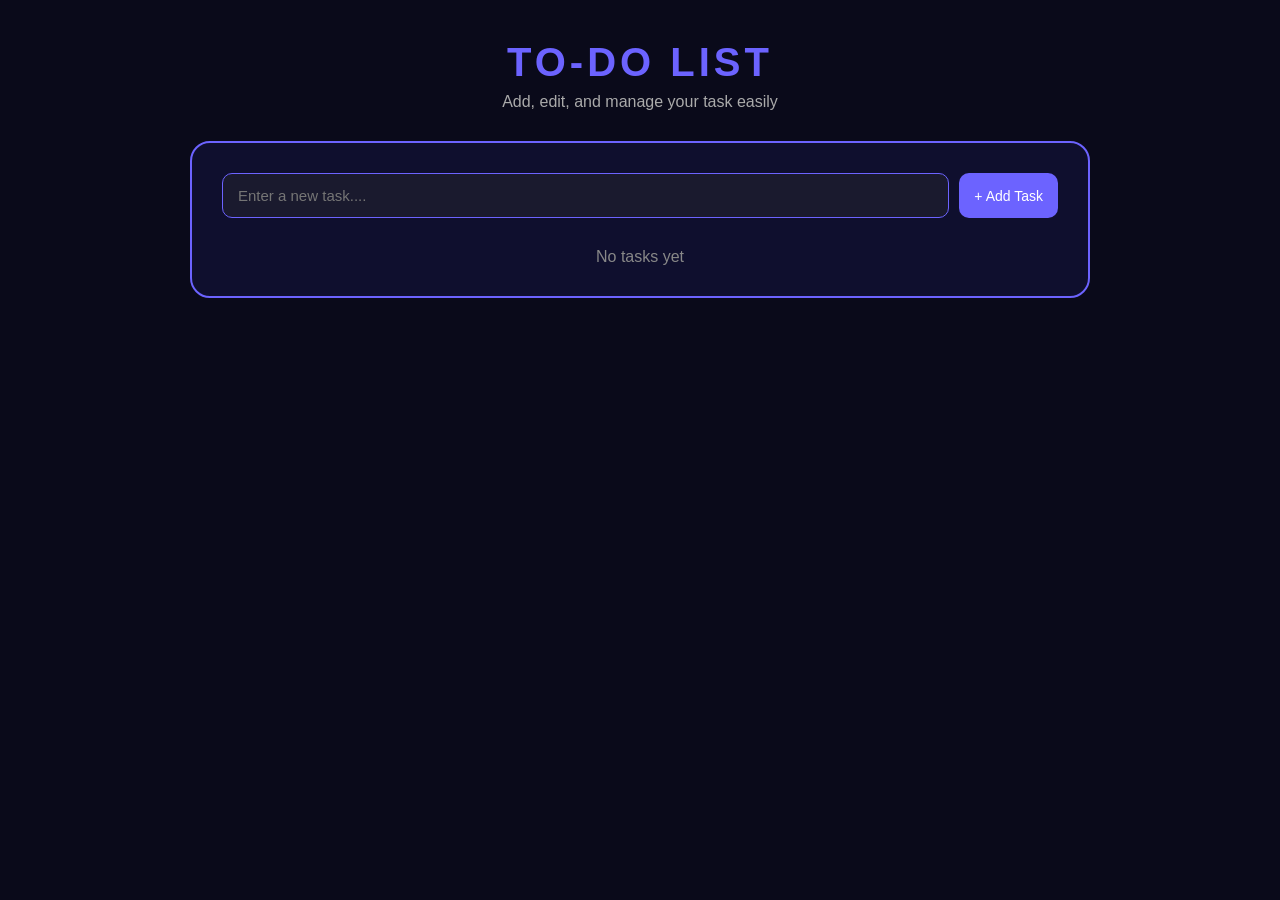
<file: task-1-todo-app/index.html>
<!doctype html>
<html lang="en">
  <head>
    <meta charset="UTF-8" />
    <meta name="viewport" content="width=device-width, initial-scale=1.0" />
    <title>TO-DO List App</title>
    <link rel="stylesheet" href="css/style.css">
  </head>
  <body>
    <header>
      <h1>TO-DO LIST</h1>
      <p>Add, edit, and manage your task easily</p>
    </header>
    <div id="container">
      <form id="task-form">
        <input type="text" name="" id="task-input" required placeholder="Enter a new task...." />
        <button type="submit">+ Add Task</button>
      </form>
      <ul id="task-list"></ul>
    </div>
    <script src="js/script.js"></script>
  </body>
</html>
</file>
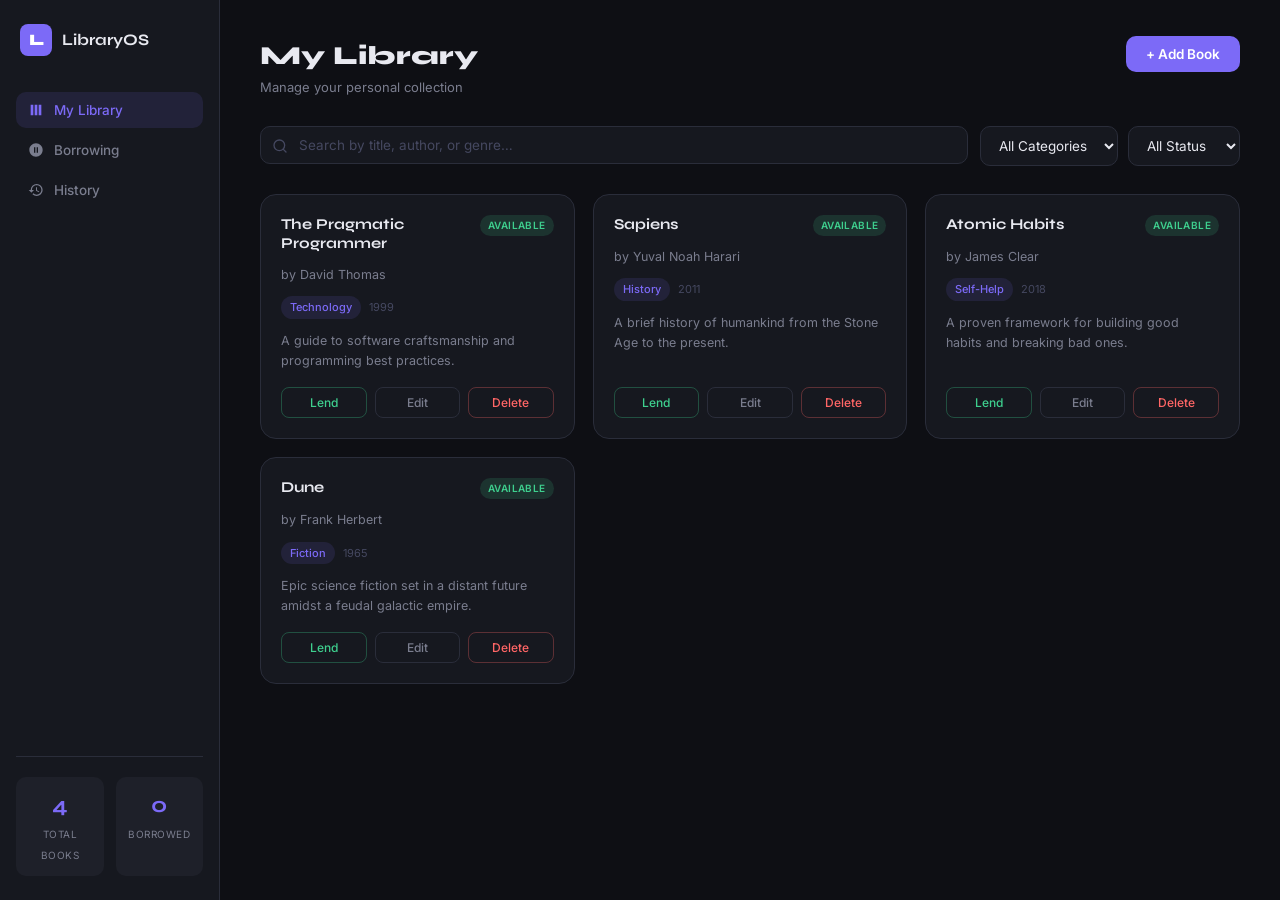
<file: task-3-book-library/index.html>
<!DOCTYPE html>
<html lang="en">
<head>
  <meta charset="UTF-8" />
  <meta name="viewport" content="width=device-width, initial-scale=1.0"/>
  <title>LibraryOS — Personal Book Manager</title>
  <link rel="stylesheet" href="style.css" />
  <link href="https://fonts.googleapis.com/css2?family=Syne:wght@400;600;700;800&family=Inter:wght@300;400;500;600&display=swap" rel="stylesheet"/>
</head>
<body>

  <aside class="sidebar" id="sidebar">
    <div class="sidebar-logo">
      <span class="logo-mark">L</span>
      <span class="logo-text">LibraryOS</span>
    </div>

    <nav class="sidebar-nav">
      <button class="nav-btn active" data-view="library">
        <svg viewBox="0 0 24 24"><path d="M4 4h4v16H4V4zm6 0h4v16h-4V4zm6 0h4v16h-4V4z"/></svg>
        My Library
      </button>
      <button class="nav-btn" data-view="borrow">
        <svg viewBox="0 0 24 24"><path d="M12 2C6.48 2 2 6.48 2 12s4.48 10 10 10 10-4.48 10-10S17.52 2 12 2zm-1 14H9V8h2v8zm4 0h-2V8h2v8z"/></svg>
        Borrowing
      </button>
      <button class="nav-btn" data-view="history">
        <svg viewBox="0 0 24 24"><path d="M13 3a9 9 0 0 0-9 9H1l3.89 3.89.07.14L9 12H6c0-3.87 3.13-7 7-7s7 3.13 7 7-3.13 7-7 7c-1.93 0-3.68-.79-4.94-2.06l-1.42 1.42A8.954 8.954 0 0 0 13 21a9 9 0 0 0 0-18zm-1 5v5l4.28 2.54.72-1.21-3.5-2.08V8H12z"/></svg>
        History
      </button>
    </nav>

    <div class="sidebar-stats">
      <div class="stat-item">
        <span class="stat-num" id="stat-total">0</span>
        <span class="stat-label">Total Books</span>
      </div>
      <div class="stat-item">
        <span class="stat-num" id="stat-borrowed">0</span>
        <span class="stat-label">Borrowed</span>
      </div>
    </div>
  </aside>

  <main class="main">

    <!-- LIBRARY VIEW -->
    <div class="view active" id="view-library">
      <header class="page-header">
        <div>
          <h1 class="page-title">My Library</h1>
          <p class="page-sub">Manage your personal collection</p>
        </div>
        <button class="btn-primary" id="openAddModal">+ Add Book</button>
      </header>

      <div class="toolbar">
        <div class="search-wrap">
          <svg viewBox="0 0 24 24" class="search-icon"><circle cx="11" cy="11" r="8"/><line x1="21" y1="21" x2="16.65" y2="16.65"/></svg>
          <input type="text" id="searchInput" placeholder="Search by title, author, or genre…" class="search-input"/>
        </div>
        <div class="filter-wrap">
          <select id="categoryFilter" class="select-input">
            <option value="">All Categories</option>
            <option value="Fiction">Fiction</option>
            <option value="Non-Fiction">Non-Fiction</option>
            <option value="Science">Science</option>
            <option value="History">History</option>
            <option value="Biography">Biography</option>
            <option value="Self-Help">Self-Help</option>
            <option value="Technology">Technology</option>
            <option value="Philosophy">Philosophy</option>
          </select>
          <select id="statusFilter" class="select-input">
            <option value="">All Status</option>
            <option value="available">Available</option>
            <option value="borrowed">Borrowed</option>
          </select>
        </div>
      </div>

      <div class="books-grid" id="booksGrid">
        <div class="empty-state" id="emptyLibrary">
          <div class="empty-icon">📚</div>
          <h3>Your library is empty</h3>
          <p>Add your first book to get started</p>
        </div>
      </div>
    </div>

    <!-- BORROWING VIEW -->
    <div class="view" id="view-borrow">
      <header class="page-header">
        <div>
          <h1 class="page-title">Borrowing</h1>
          <p class="page-sub">Books currently out on loan</p>
        </div>
      </header>
      <div class="borrow-list" id="borrowList">
        <div class="empty-state">
          <div class="empty-icon">📖</div>
          <h3>No books borrowed</h3>
          <p>Lend a book from your library to see it here</p>
        </div>
      </div>
    </div>

    <!-- HISTORY VIEW -->
    <div class="view" id="view-history">
      <header class="page-header">
        <div>
          <h1 class="page-title">History</h1>
          <p class="page-sub">Complete borrowing activity log</p>
        </div>
        <button class="btn-ghost" id="clearHistory">Clear History</button>
      </header>
      <div class="history-list" id="historyList">
        <div class="empty-state">
          <div class="empty-icon">🗂️</div>
          <h3>No history yet</h3>
          <p>Activity will appear here once books are borrowed and returned</p>
        </div>
      </div>
    </div>

  </main>

  <!-- ADD / EDIT BOOK MODAL -->
  <div class="modal-overlay" id="bookModal">
    <div class="modal">
      <div class="modal-header">
        <h2 id="modalTitle">Add Book</h2>
        <button class="modal-close" id="closeModal">✕</button>
      </div>
      <div class="modal-body">
        <input type="hidden" id="bookId"/>
        <div class="form-row">
          <div class="form-group">
            <label>Title *</label>
            <input type="text" id="bookTitle" placeholder="Book title"/>
          </div>
          <div class="form-group">
            <label>Author *</label>
            <input type="text" id="bookAuthor" placeholder="Author name"/>
          </div>
        </div>
        <div class="form-row">
          <div class="form-group">
            <label>Category</label>
            <select id="bookCategory">
              <option value="Fiction">Fiction</option>
              <option value="Non-Fiction">Non-Fiction</option>
              <option value="Science">Science</option>
              <option value="History">History</option>
              <option value="Biography">Biography</option>
              <option value="Self-Help">Self-Help</option>
              <option value="Technology">Technology</option>
              <option value="Philosophy">Philosophy</option>
            </select>
          </div>
          <div class="form-group">
            <label>Year</label>
            <input type="number" id="bookYear" placeholder="Publication year" min="1000" max="2099"/>
          </div>
        </div>
        <div class="form-group">
          <label>Description</label>
          <textarea id="bookDesc" placeholder="Brief description…" rows="3"></textarea>
        </div>
        <div class="modal-actions">
          <button class="btn-ghost" id="cancelModal">Cancel</button>
          <button class="btn-primary" id="saveBook">Save Book</button>
        </div>
      </div>
    </div>
  </div>

  <!-- LEND MODAL -->
  <div class="modal-overlay" id="lendModal">
    <div class="modal modal-sm">
      <div class="modal-header">
        <h2>Lend Book</h2>
        <button class="modal-close" id="closeLendModal">✕</button>
      </div>
      <div class="modal-body">
        <input type="hidden" id="lendBookId"/>
        <div class="form-group">
          <label>Borrower Name *</label>
          <input type="text" id="borrowerName" placeholder="Who's borrowing this book?"/>
        </div>
        <div class="form-group">
          <label>Due Date *</label>
          <input type="date" id="dueDate"/>
        </div>
        <div class="modal-actions">
          <button class="btn-ghost" id="cancelLend">Cancel</button>
          <button class="btn-primary" id="confirmLend">Confirm Lend</button>
        </div>
      </div>
    </div>
  </div>

  <!-- TOAST -->
  <div class="toast" id="toast"></div>

  <script src="app.js"></script>
</body>
</html>
</file>
<file: task-1-todo-app/css/style.css>
* {
    margin: 0;
    padding: 0;
    box-sizing: border-box;
}

body {
    background-color: #0a0a1a;
    color: white;
    font-family: 'Segoe UI', Tahoma, Geneva, Verdana, sans-serif;
    min-height: 100vh;
    padding: 40px 20px;
}

header {
    text-align: center;
    margin-bottom: 30px;
}

h1 {
    font-size: 2.5rem;
    letter-spacing: 4px;
    color: #6c63ff;
}

header p {
    color: #aaa;
    margin-top: 8px;
}

#container {
    border: 2px solid #6c63ff;
    border-radius: 20px;
    max-width: 900px;
    margin: 0 auto;
    padding: 30px;
    background-color: #0f0f2e;
}

#task-form {
    display: flex;
    gap: 10px;
    flex-wrap: wrap;
    margin-bottom: 30px;
}

#task-input {
    flex: 1;
    height: 45px;
    border-radius: 10px;
    padding-left: 15px;
    font-size: 15px;
    background-color: #1a1a2e;
    color: white;
    border: 1px solid #6c63ff;
}

button {
    height: 45px;
    padding: 0 15px;
    border-radius: 10px;
    font-size: 14px;
    background-color: #6c63ff;
    color: white;
    border: none;
    cursor: pointer;
}

button:hover {
    background-color: #574fd6;
}

#task-list {
    list-style: none;
    display: flex;
    flex-direction: column;
    gap: 12px;
}

/* 🔥 TASK ITEM */
.task-item {
    background-color: #1a1a2e;
    border: 1px solid #6c63ff;
    border-radius: 10px;
    padding: 14px;
    display: flex;
    align-items: center;
    gap: 10px;
}

.task-text {
    flex: 1;
}

.completed {
    text-decoration: line-through;
    color: #888;
}

.task-actions {
    display: flex;
    gap: 6px;
}

.edit-btn {
    background-color: #2e2e5e;
    border: 1px solid #6c63ff;
}

.delete-btn {
    background-color: #3a0a0a;
    border: 1px solid #ff4444;
}

.empty {
    text-align: center;
    color: #888;
}
</file>
<file: task-3-book-library/style.css>
*, *::before, *::after { box-sizing: border-box; margin: 0; padding: 0; }

:root {
  --bg: #0e0f14;
  --surface: #16181f;
  --surface-2: #1e2029;
  --border: #2a2d3a;
  --accent: #7c6af7;
  --accent-hover: #9181f9;
  --accent-dim: rgba(124, 106, 247, 0.12);
  --text: #e8e9f0;
  --text-muted: #7a7d8e;
  --text-faint: #454860;
  --green: #3ecf8e;
  --red: #f66;
  --amber: #f5a623;
  --radius: 10px;
  --radius-lg: 16px;
}

body {
  font-family: 'Inter', sans-serif;
  background: var(--bg);
  color: var(--text);
  display: flex;
  min-height: 100vh;
  font-size: 14px;
  line-height: 1.5;
}

/* ── SIDEBAR ── */
.sidebar {
  width: 220px;
  background: var(--surface);
  border-right: 1px solid var(--border);
  display: flex;
  flex-direction: column;
  padding: 24px 16px;
  position: fixed;
  top: 0; left: 0; bottom: 0;
  z-index: 10;
}

.sidebar-logo {
  display: flex;
  align-items: center;
  gap: 10px;
  margin-bottom: 36px;
  padding-left: 4px;
}

.logo-mark {
  width: 32px; height: 32px;
  background: var(--accent);
  border-radius: 8px;
  display: grid;
  place-items: center;
  font-family: 'Syne', sans-serif;
  font-weight: 800;
  font-size: 16px;
  color: #fff;
  flex-shrink: 0;
}

.logo-text {
  font-family: 'Syne', sans-serif;
  font-weight: 700;
  font-size: 16px;
  color: var(--text);
}

.sidebar-nav {
  display: flex;
  flex-direction: column;
  gap: 4px;
  flex: 1;
}

.nav-btn {
  display: flex;
  align-items: center;
  gap: 10px;
  padding: 10px 12px;
  border: none;
  background: transparent;
  color: var(--text-muted);
  border-radius: var(--radius);
  cursor: pointer;
  font-family: 'Inter', sans-serif;
  font-size: 13.5px;
  font-weight: 500;
  transition: all 0.15s;
  text-align: left;
}

.nav-btn svg {
  width: 16px; height: 16px;
  fill: currentColor;
  flex-shrink: 0;
}

.nav-btn:hover { background: var(--surface-2); color: var(--text); }
.nav-btn.active { background: var(--accent-dim); color: var(--accent); }

.sidebar-stats {
  border-top: 1px solid var(--border);
  padding-top: 20px;
  display: flex;
  gap: 12px;
}

.stat-item {
  flex: 1;
  background: var(--surface-2);
  border-radius: var(--radius);
  padding: 12px;
  text-align: center;
}

.stat-num {
  display: block;
  font-family: 'Syne', sans-serif;
  font-size: 22px;
  font-weight: 700;
  color: var(--accent);
}

.stat-label {
  font-size: 10px;
  color: var(--text-muted);
  text-transform: uppercase;
  letter-spacing: 0.05em;
}

/* ── MAIN ── */
.main {
  margin-left: 220px;
  flex: 1;
  padding: 36px 40px;
  min-height: 100vh;
}

.view { display: none; }
.view.active { display: block; }

.page-header {
  display: flex;
  align-items: flex-start;
  justify-content: space-between;
  margin-bottom: 28px;
}

.page-title {
  font-family: 'Syne', sans-serif;
  font-size: 26px;
  font-weight: 800;
  color: var(--text);
}

.page-sub {
  color: var(--text-muted);
  font-size: 13px;
  margin-top: 3px;
}

/* ── TOOLBAR ── */
.toolbar {
  display: flex;
  gap: 12px;
  margin-bottom: 28px;
  flex-wrap: wrap;
}

.search-wrap {
  position: relative;
  flex: 1;
  min-width: 220px;
}

.search-icon {
  position: absolute;
  left: 12px; top: 50%;
  transform: translateY(-50%);
  width: 16px; height: 16px;
  stroke: var(--text-faint);
  fill: none;
  stroke-width: 2;
  stroke-linecap: round;
}

.search-input {
  width: 100%;
  padding: 10px 14px 10px 38px;
  background: var(--surface);
  border: 1px solid var(--border);
  border-radius: var(--radius);
  color: var(--text);
  font-family: 'Inter', sans-serif;
  font-size: 13.5px;
  outline: none;
  transition: border-color 0.15s;
}

.search-input:focus { border-color: var(--accent); }
.search-input::placeholder { color: var(--text-faint); }

.filter-wrap {
  display: flex;
  gap: 10px;
}

.select-input {
  padding: 10px 14px;
  background: var(--surface);
  border: 1px solid var(--border);
  border-radius: var(--radius);
  color: var(--text);
  font-family: 'Inter', sans-serif;
  font-size: 13.5px;
  outline: none;
  cursor: pointer;
  transition: border-color 0.15s;
}

.select-input:focus { border-color: var(--accent); }
.select-input option { background: var(--surface-2); }

/* ── BOOKS GRID ── */
.books-grid {
  display: grid;
  grid-template-columns: repeat(auto-fill, minmax(240px, 1fr));
  gap: 18px;
}

.book-card {
  background: var(--surface);
  border: 1px solid var(--border);
  border-radius: var(--radius-lg);
  padding: 20px;
  display: flex;
  flex-direction: column;
  gap: 12px;
  transition: border-color 0.2s, transform 0.15s;
  position: relative;
  overflow: hidden;
}

.book-card::before {
  content: '';
  position: absolute;
  top: 0; left: 0; right: 0;
  height: 3px;
  background: var(--accent);
  opacity: 0;
  transition: opacity 0.2s;
}

.book-card:hover { border-color: var(--accent); transform: translateY(-2px); }
.book-card:hover::before { opacity: 1; }

.book-card-top {
  display: flex;
  justify-content: space-between;
  align-items: flex-start;
  gap: 8px;
}

.book-title {
  font-family: 'Syne', sans-serif;
  font-size: 15px;
  font-weight: 700;
  color: var(--text);
  line-height: 1.3;
}

.book-badge {
  font-size: 10px;
  font-weight: 600;
  padding: 3px 8px;
  border-radius: 20px;
  white-space: nowrap;
  flex-shrink: 0;
  text-transform: uppercase;
  letter-spacing: 0.04em;
}

.badge-available { background: rgba(62, 207, 142, 0.15); color: var(--green); }
.badge-borrowed { background: rgba(245, 166, 35, 0.15); color: var(--amber); }

.book-author {
  font-size: 12.5px;
  color: var(--text-muted);
}

.book-meta {
  display: flex;
  align-items: center;
  gap: 8px;
  flex-wrap: wrap;
}

.book-category {
  font-size: 11px;
  background: var(--accent-dim);
  color: var(--accent);
  padding: 3px 9px;
  border-radius: 20px;
  font-weight: 500;
}

.book-year {
  font-size: 11px;
  color: var(--text-faint);
}

.book-desc {
  font-size: 12.5px;
  color: var(--text-muted);
  line-height: 1.6;
  display: -webkit-box;
  -webkit-box-orient: vertical;
  overflow: hidden;
}

.book-actions {
  display: flex;
  gap: 8px;
  margin-top: auto;
  padding-top: 4px;
}

.btn-sm {
  flex: 1;
  padding: 7px 10px;
  border-radius: 8px;
  border: 1px solid var(--border);
  background: transparent;
  color: var(--text-muted);
  font-size: 12px;
  font-weight: 500;
  cursor: pointer;
  font-family: 'Inter', sans-serif;
  transition: all 0.15s;
}

.btn-sm:hover { background: var(--surface-2); color: var(--text); border-color: var(--text-faint); }
.btn-sm.lend { color: var(--green); border-color: rgba(62, 207, 142, 0.3); }
.btn-sm.lend:hover { background: rgba(62, 207, 142, 0.1); border-color: var(--green); }
.btn-sm.return { color: var(--amber); border-color: rgba(245, 166, 35, 0.3); }
.btn-sm.return:hover { background: rgba(245, 166, 35, 0.1); border-color: var(--amber); }
.btn-sm.delete { color: var(--red); border-color: rgba(255, 102, 102, 0.3); }
.btn-sm.delete:hover { background: rgba(255, 102, 102, 0.1); border-color: var(--red); }

/* ── BORROW LIST ── */
.borrow-list, .history-list {
  display: flex;
  flex-direction: column;
  gap: 12px;
}

.borrow-item, .history-item {
  background: var(--surface);
  border: 1px solid var(--border);
  border-radius: var(--radius-lg);
  padding: 18px 22px;
  display: flex;
  align-items: center;
  justify-content: space-between;
  gap: 16px;
}

.borrow-info h4, .history-info h4 {
  font-family: 'Syne', sans-serif;
  font-size: 14px;
  font-weight: 700;
  margin-bottom: 4px;
}

.borrow-meta, .history-meta {
  font-size: 12.5px;
  color: var(--text-muted);
  display: flex;
  gap: 14px;
  flex-wrap: wrap;
}

.borrow-meta span, .history-meta span {
  display: flex;
  align-items: center;
  gap: 5px;
}

.overdue { color: var(--red) !important; font-weight: 600; }

.history-badge {
  font-size: 11px;
  font-weight: 600;
  padding: 4px 10px;
  border-radius: 20px;
  text-transform: uppercase;
  letter-spacing: 0.04em;
  white-space: nowrap;
}

.history-badge.returned { background: rgba(62, 207, 142, 0.15); color: var(--green); }
.history-badge.borrowed { background: rgba(245, 166, 35, 0.15); color: var(--amber); }

/* ── BUTTONS ── */
.btn-primary {
  padding: 10px 20px;
  background: var(--accent);
  color: #fff;
  border: none;
  border-radius: var(--radius);
  font-family: 'Inter', sans-serif;
  font-size: 13.5px;
  font-weight: 600;
  cursor: pointer;
  transition: background 0.15s, transform 0.1s;
  white-space: nowrap;
}

.btn-primary:hover { background: var(--accent-hover); transform: translateY(-1px); }
.btn-primary:active { transform: translateY(0); }

.btn-ghost {
  padding: 10px 18px;
  background: transparent;
  color: var(--text-muted);
  border: 1px solid var(--border);
  border-radius: var(--radius);
  font-family: 'Inter', sans-serif;
  font-size: 13.5px;
  font-weight: 500;
  cursor: pointer;
  transition: all 0.15s;
}

.btn-ghost:hover { border-color: var(--text-faint); color: var(--text); }

/* ── MODAL ── */
.modal-overlay {
  position: fixed;
  inset: 0;
  background: rgba(0,0,0,0.65);
  backdrop-filter: blur(4px);
  z-index: 100;
  display: none;
  place-items: center;
  padding: 20px;
}

.modal-overlay.open { display: grid; }

.modal {
  background: var(--surface);
  border: 1px solid var(--border);
  border-radius: var(--radius-lg);
  width: 100%;
  max-width: 560px;
  animation: modalIn 0.2s ease;
}

.modal-sm { max-width: 380px; }

@keyframes modalIn {
  from { opacity: 0; transform: scale(0.96) translateY(8px); }
  to   { opacity: 1; transform: scale(1) translateY(0); }
}

.modal-header {
  display: flex;
  align-items: center;
  justify-content: space-between;
  padding: 20px 24px;
  border-bottom: 1px solid var(--border);
}

.modal-header h2 {
  font-family: 'Syne', sans-serif;
  font-size: 17px;
  font-weight: 700;
}

.modal-close {
  background: transparent;
  border: none;
  color: var(--text-muted);
  font-size: 16px;
  cursor: pointer;
  padding: 4px 8px;
  border-radius: 6px;
  transition: background 0.15s;
}

.modal-close:hover { background: var(--surface-2); color: var(--text); }

.modal-body { padding: 24px; }

.form-row {
  display: grid;
  grid-template-columns: 1fr 1fr;
  gap: 16px;
}

.form-group {
  display: flex;
  flex-direction: column;
  gap: 6px;
  margin-bottom: 16px;
}

.form-group label {
  font-size: 12px;
  font-weight: 600;
  color: var(--text-muted);
  text-transform: uppercase;
  letter-spacing: 0.05em;
}

.form-group input,
.form-group select,
.form-group textarea {
  padding: 10px 14px;
  background: var(--surface-2);
  border: 1px solid var(--border);
  border-radius: var(--radius);
  color: var(--text);
  font-family: 'Inter', sans-serif;
  font-size: 13.5px;
  outline: none;
  transition: border-color 0.15s;
  resize: vertical;
}

.form-group input:focus,
.form-group select:focus,
.form-group textarea:focus { border-color: var(--accent); }

.form-group input::placeholder,
.form-group textarea::placeholder { color: var(--text-faint); }

.modal-actions {
  display: flex;
  justify-content: flex-end;
  gap: 10px;
  margin-top: 8px;
}

/* ── EMPTY STATE ── */
.empty-state {
  text-align: center;
  padding: 60px 20px;
  color: var(--text-muted);
  grid-column: 1 / -1;
}

.empty-icon { font-size: 48px; margin-bottom: 16px; }
.empty-state h3 { font-family: 'Syne', sans-serif; font-size: 17px; font-weight: 700; color: var(--text-faint); margin-bottom: 6px; }
.empty-state p { font-size: 13px; }

/* ── TOAST ── */
.toast {
  position: fixed;
  bottom: 28px;
  right: 28px;
  background: var(--surface-2);
  border: 1px solid var(--border);
  color: var(--text);
  padding: 12px 20px;
  border-radius: var(--radius);
  font-size: 13.5px;
  font-weight: 500;
  z-index: 200;
  opacity: 0;
  transform: translateY(8px);
  transition: all 0.25s;
  pointer-events: none;
  max-width: 320px;
}

.toast.show { opacity: 1; transform: translateY(0); }
.toast.success { border-left: 3px solid var(--green); }
.toast.error { border-left: 3px solid var(--red); }

/* ── RESPONSIVE ── */
@media (max-width: 768px) {
  .sidebar { width: 64px; padding: 16px 8px; }
  .logo-text, .nav-btn span, .sidebar-stats { display: none; }
  .nav-btn { justify-content: center; padding: 12px; }
  .logo-mark { margin: 0 auto; }
  .main { margin-left: 64px; padding: 24px 20px; }
  .form-row { grid-template-columns: 1fr; }
  .borrow-item, .history-item { flex-direction: column; align-items: flex-start; }
}
</file>
